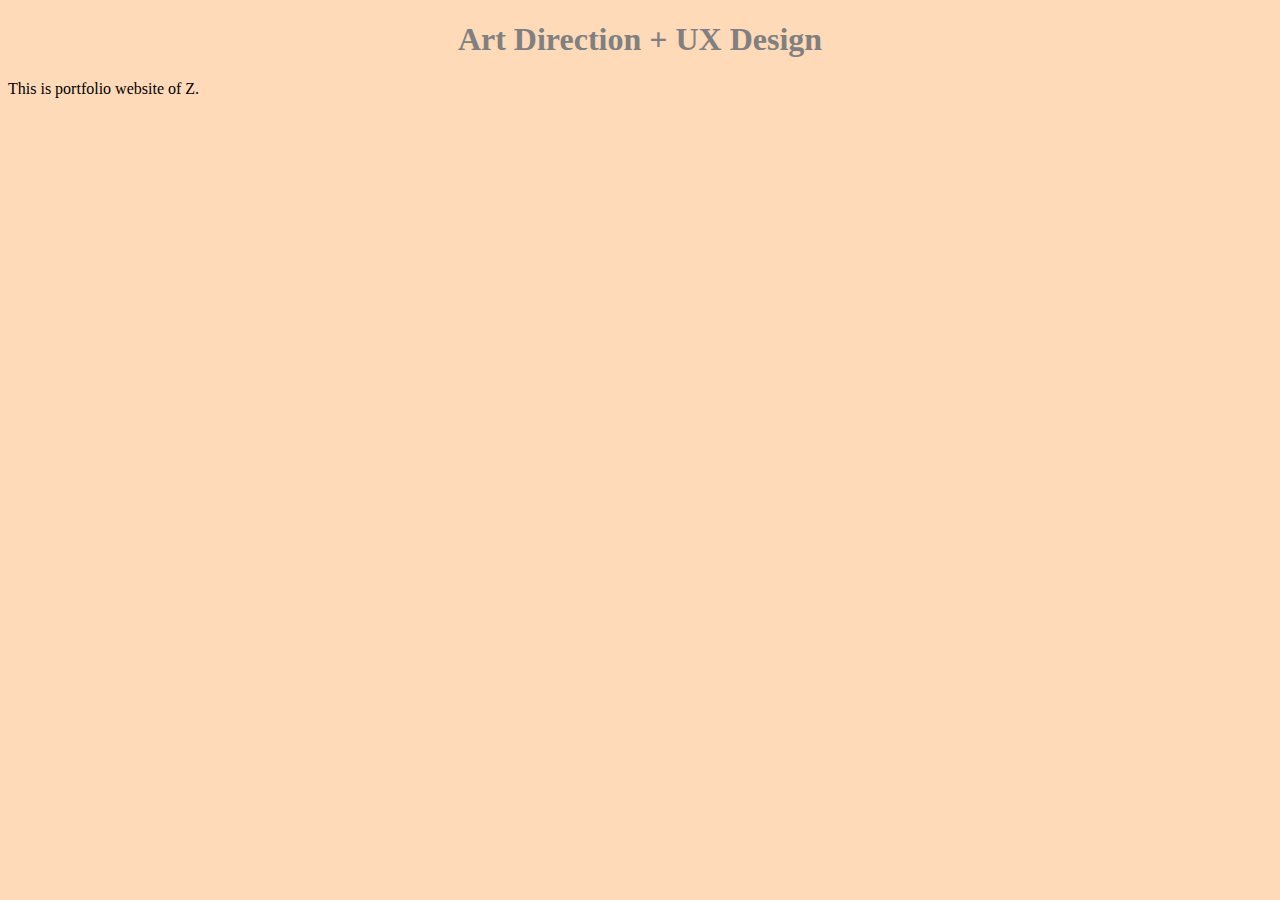
<file: unit_1/index.html>
<!DOCTYPE html>
<html>
<head>
	<title>Z's Portfolio</title> <link rel="stylesheet" type="text/css" href="css/style.css">
</head>
		<body>
			<h1>Art Direction + UX Design </h1>

			<p>This is portfolio website of Z.</p>
			
		</body>
</file>
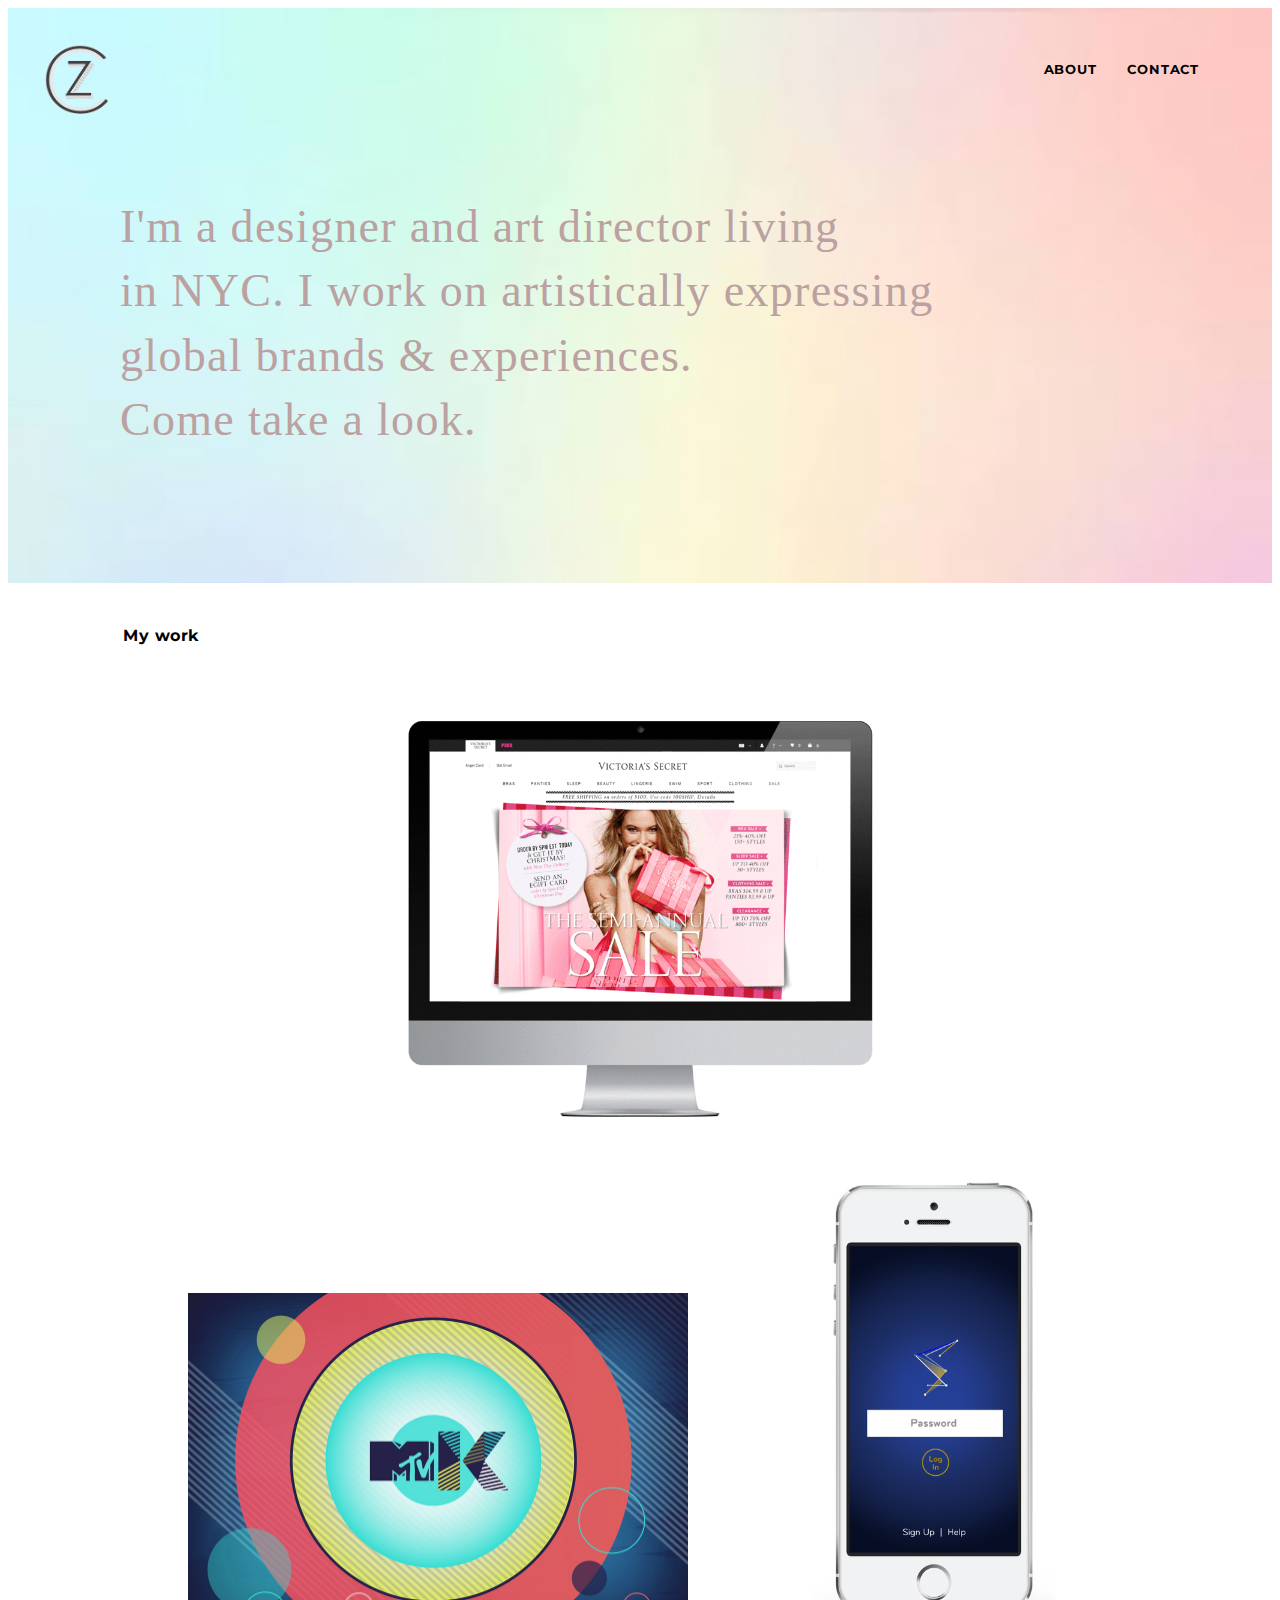
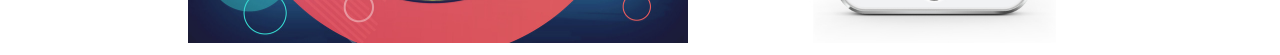
<file: unit_4/index.html>
<!DOCTYPE html>
<html>
<head>
	<title>Z's Portfolio</title>
	<link rel="stylesheet" type="text/css" href="css/style.css">
</head>

<body>
<section class= "hero_image">
    <header>
    
    	<a href="#" class="logo">
    		<img src= "images/zclogo.png" 
			 alt="Zuri Chung"
			 title="Zuri Chung" 
			 height="70" width="65"> 

             <nav>
             	<a href="#">ABOUT</a>
             	<a href="#">CONTACT</a>
             </nav>

             <h1>I'm a designer and art director living <br> in NYC. I work on artistically expressing global brands &amp; experiences. <br> Come take a look.</h1>
             
    </header>
    </section>

        <section id="work">
    	      <h2>My work</h2>
    	 <div class="box1">
    	 	<center>
    	 	<a href="#"><img src= "images/box1.gif"
    	 	alt= "Box1"
    	 	title= "Box1"
    	 	height="500" width="600"></a>
			</center>
		 </div>

		 <div class="box2">
		 	<center>
		 	<a href="#"><img src="images/mtvk1.jpg"
			alt= "Box2"
    	 	title= "Box2"
    	 	height="350" width="500"></a>

    	 	<a href="#"><img src="images/box3.jpg"
			alt= "Box3"
    	 	title= "Box3"
    	 	height="480" width="480"></a>
    	 </center>
    	 </div>


    	</section>





	</body>

	</html>
</file>
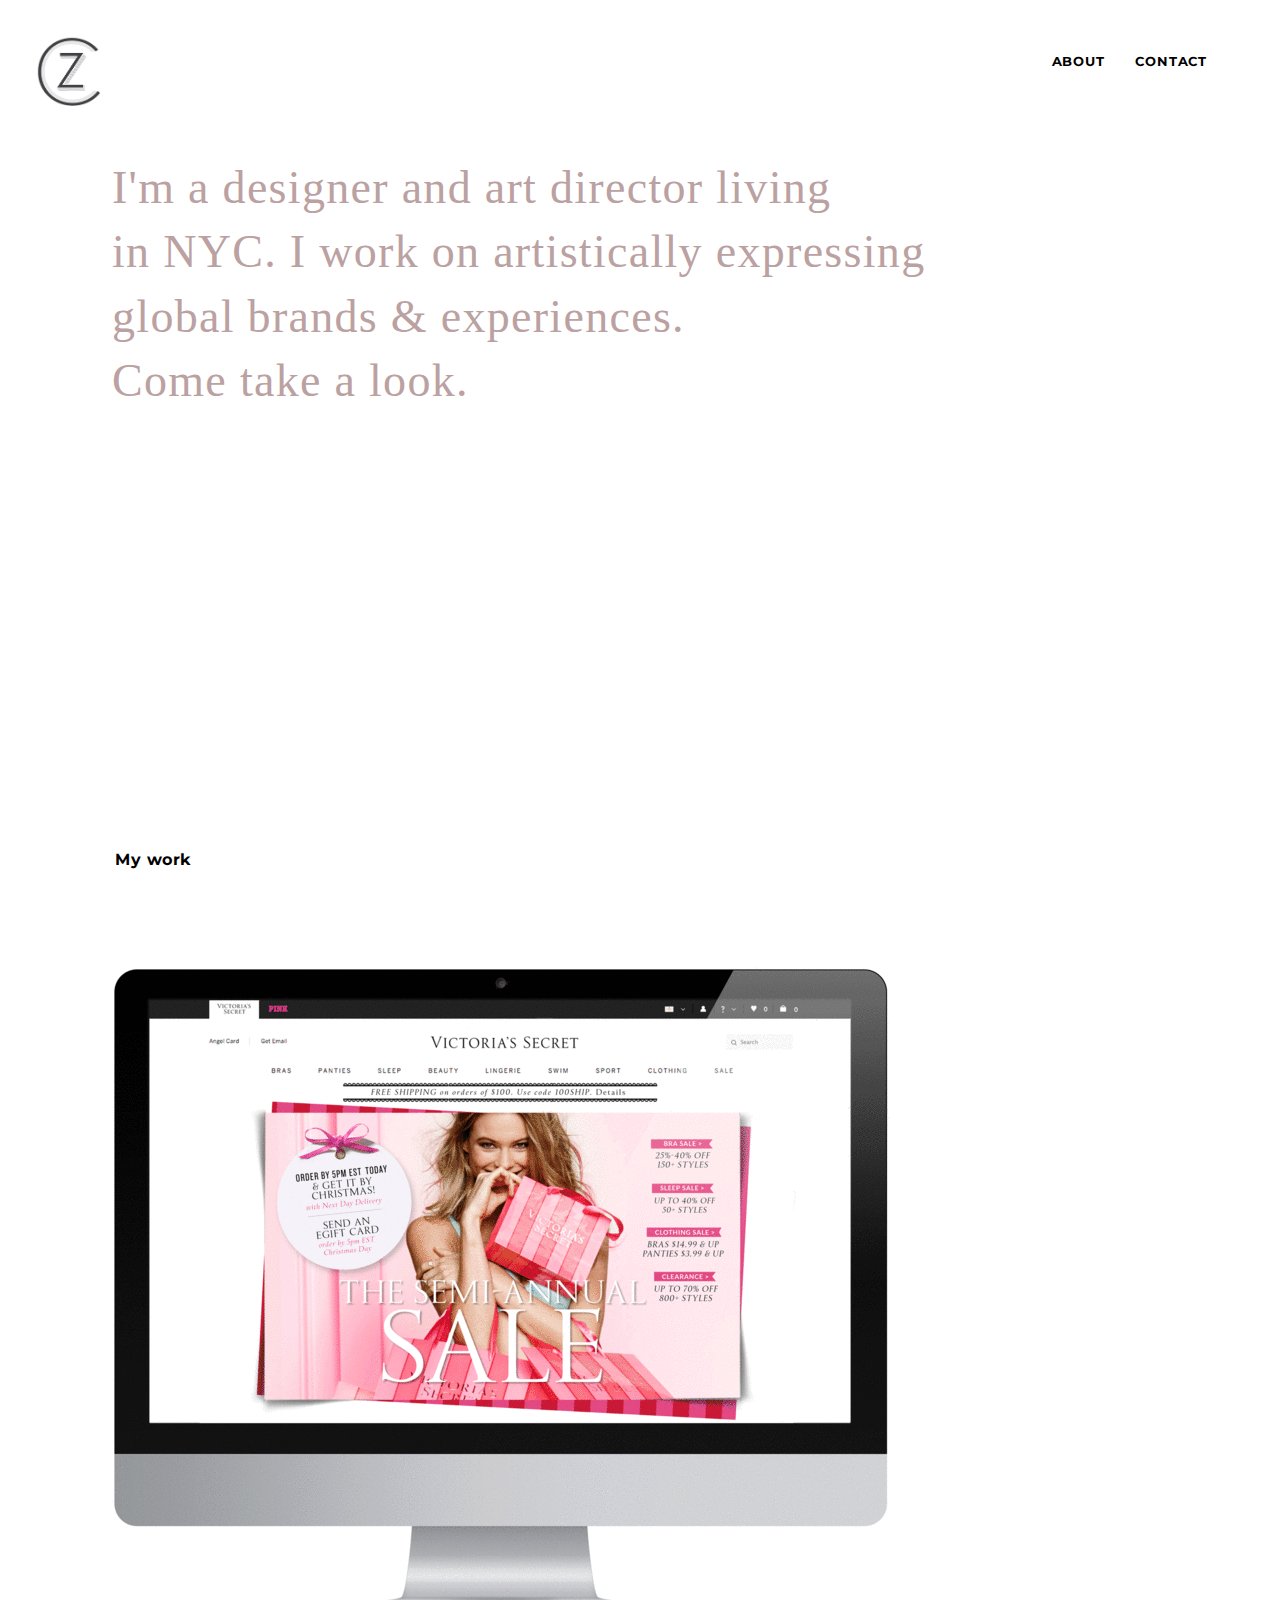
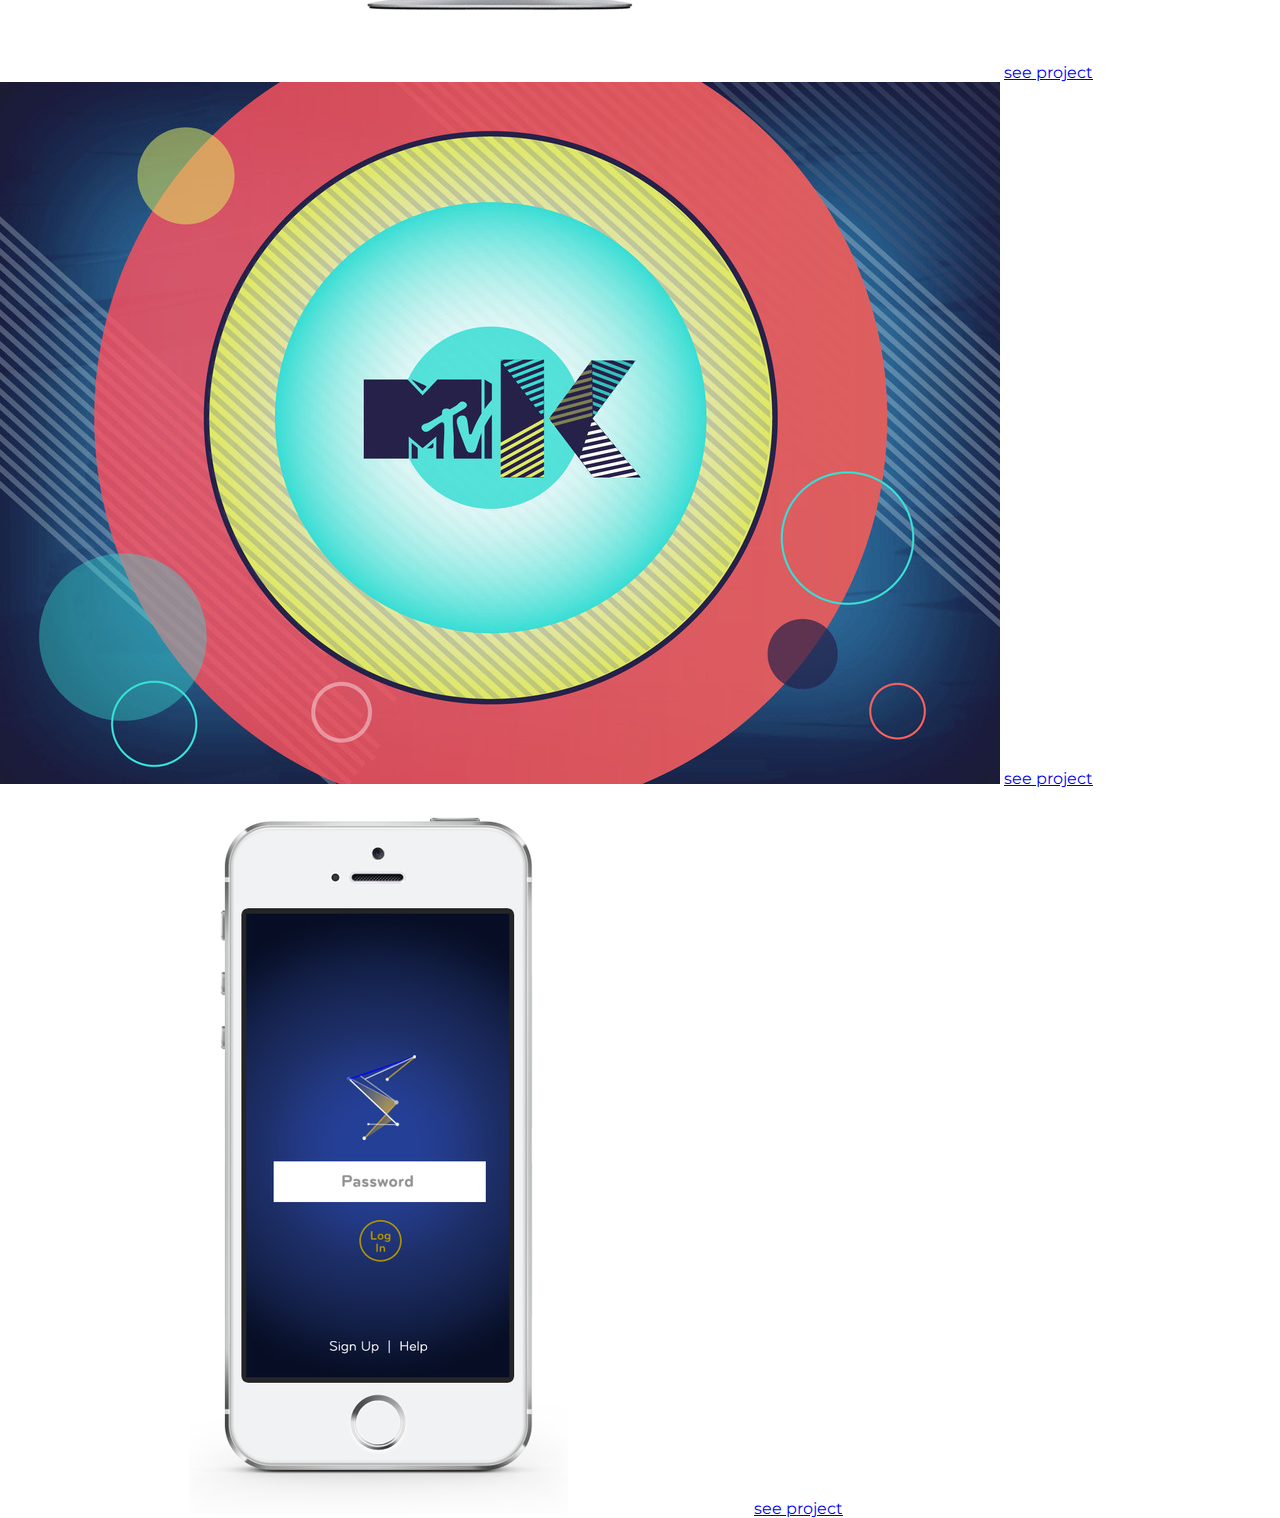
<file: unit_5/index.html>
<!DOCTYPE html>
<html>
<head>
	<title>Z's Portfolio</title>
	<link rel="stylesheet" type="text/css" href="css/style.css">
</head>

<body>
<section class= "hero_image">
    <header class= "hero_text">
    
    	<a href="#" class="logo">
    		<img src= "images/zclogo.png" 
			 alt="Zuri Chung"
			 title="Zuri Chung" 
			 height="70" width="65"> 

             <nav>
             	<a href="#">ABOUT</a>
             	<a href="#">CONTACT</a>
             </nav>

             <h1>I'm a designer and art director living <br> in NYC. I work on artistically expressing global brands &amp; experiences. <br> Come take a look.</h1>
            
    </header>

     <video poster="https://s3-us-west-2.amazonaws.com/s.cdpn.io/4273/polina.jpg" id="bgvid" playsinline autoplay muted loop>
  <!-- WCAG general accessibility recommendation is that media such as background video play through only once. Loop turned on for the purposes of illustration; if removed, the end of the video will fade in the same way created by pressing the "Pause" button  -->
<source src="http://thenewcode.com/assets/videos/polina.webm" type="video/webm">
<source src="http://thenewcode.com/assets/videos/polina.mp4" type="video/mp4">
</video>

    </section>


        <section id="work">
    	      <h2>My work</h2>
    	 <div class="box box-full">
    	 	<img src= "images/box1.gif" alt= "Box1" title= "Box1">
            <a href="#">see project</a>
		 </div>

		 <div class="box box-half">
            <img src="images/mtvk1.jpg" alt= "Box2" title= "Box2">
         <a href="#">see project</a>
         </div>

         <div class="box box-half">
    	 <img src="images/box3.jpg" alt= "Box3" title= "Box3"> 
         <a href="#">see project</a>
    	 </div>
        </section>





	</body>

	</html>
</file>
<file: unit_1/css/style.css>
body {
	background-color: #FFDAB9;
}

h1 {
	font-family: "Lato";
	color: #808080;
	text-align: center;
}

p  {
	font-family: "Georgia"
	text-align: center;
}
</file>
<file: unit_4/css/style.css>
@import url("https://fonts.googleapis.com/css?family=Gentium+Basic|Montserrat");

body {
    font-family: 'Montserrat', sans-serif;
}

header {
	overflow:hidden;
	padding: 20px 20px 0px 20px;
}

header a {
	display: inline-block;
	padding: 1em;
	text-decoration: none;
	color: #000;
}

nav {
	float: right;
	font-size: 13px;
	font-weight: bold;
	padding-right: 40px;
	padding-top: 20px;
	letter-spacing: 0.8px;
}

nav a:hover {
	color: #fc5454;
}

.hero_image {
	background: url(../images/cover4.jpg);
	background-repeat: no-repeat;
	positon: relative;
	height: auto;
	background-size: cover;
	padding-bottom: 100px;
	
}

h1 {
    font-size: 46px;
	font-family: 'Gentium Basic', serif;
	font-weight: normal;
    color: #bba1a1;
    line-height: 1.4;
    width: 18em;
    margin-left: 2em;
    letter-spacing: 1.3px;
    padding: 30px 0px 0px 0px;
}

h2 {
	font-size: 16px;
	font-family: 'Montserrat', sans-serif;
	padding: 30px 0px 0px 115px;
	letter-spacing: 0.5px;
}

.box2 {
	padding: 0px 0px 0px 80px;
}
</file>
<file: unit_5/css/style.css>
@import url("https://fonts.googleapis.com/css?family=Gentium+Basic:400,400i,700,700i|Montserrat:400,400i,500,500i,600,600i,700");

*{
	margin: 0;
	padding: 0;
	box-sizing: border-box;
}

body {
    font-family: 'Montserrat', sans-serif;
    font-weight: 400;
}

header {
	overflow:hidden;
	padding: 20px 20px 0px 20px;
}

header a {
	display: inline-block;
	padding: 1em;
	text-decoration: none;
	color: #000;
}

nav {
	float: right;
	font-size: 13px;
	font-weight: bold;
	padding-right: 40px;
	padding-top: 20px;
	letter-spacing: 0.8px;
}

nav a:hover {
	color: #fc5454;
}

.hero_image {
	position: relative;
	height: 56.25vw;
	margin-bottom: 100px;
	
}

.hero_text {
	position: absolute;
	top: 0;
	left: 0;
	width: 100%;
	height: 100%;
}


video { 
    position: absolute;
    top: 50%;
    left: 50%;
    min-width: 100%;
    min-height: 100%;
    width: auto;
    height: auto;
    z-index: -100;
    transform: translateX(-50%) translateY(-50%);
}

h1 {
    font-size: 46px;
	font-family: 'Gentium Basic', serif;
	font-weight: normal;
    color: #bba1a1;
    line-height: 1.4;
    width: 18em;
    margin-left: 2em;
    letter-spacing: 1.3px;
    padding: 30px 0px 0px 0px;
}

h2 {
	font-size: 16px;
	font-family: 'Montserrat', sans-serif;
	padding: 30px 0px 0px 115px;
	letter-spacing: 0.5px;
}

.box2 {
	padding: 0px 0px 0px 80px;
}
</file>
